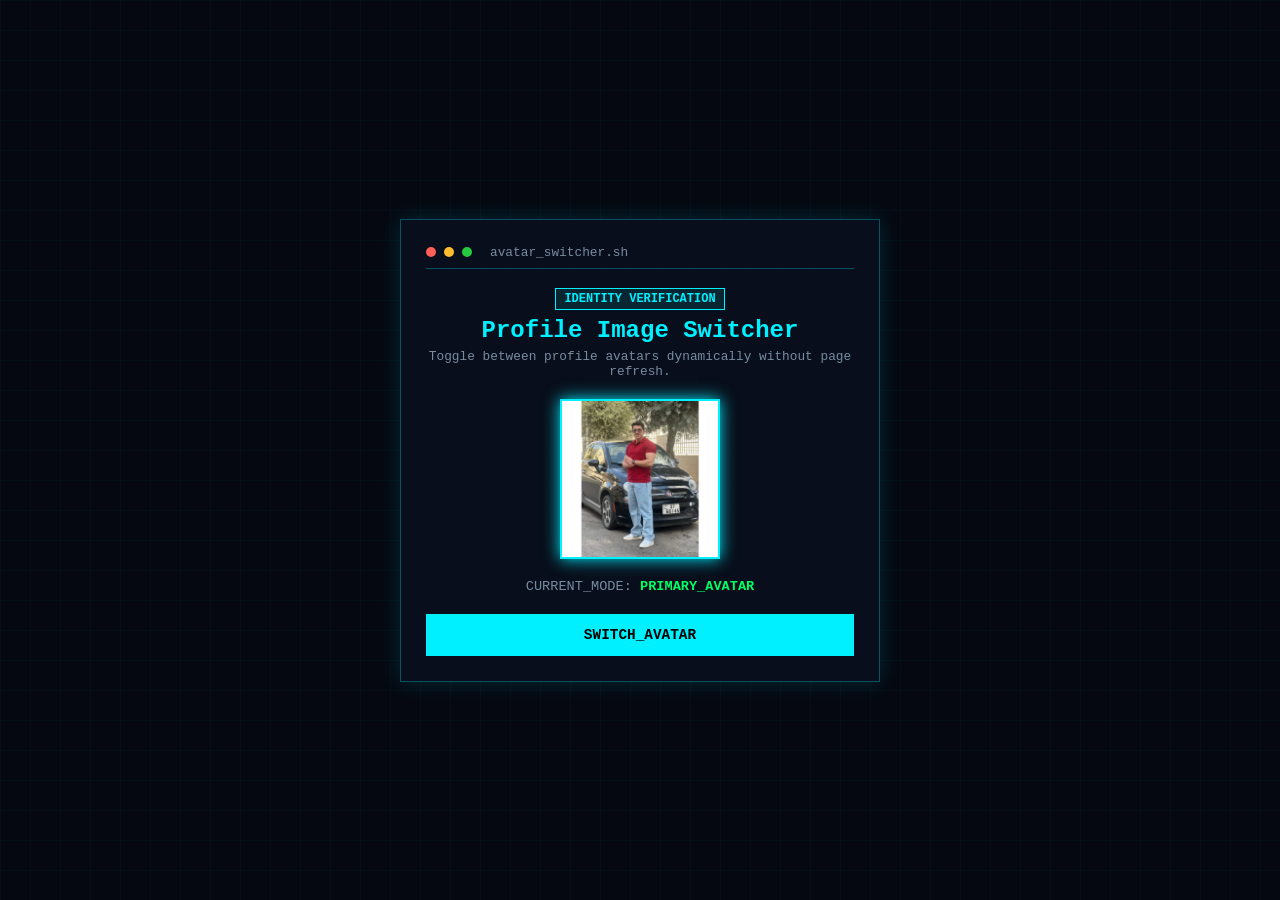
<file: bounes01/index.html>
<!DOCTYPE html>
<html lang="en">
<head>
    <meta charset="UTF-8">
    <meta name="viewport" content="width=device-width, initial-scale=1.0">
    <title>Mousa Al-Atoom | Profile Photo Switcher</title>
    <link rel="stylesheet" href="style.css">
</head>
<body>
    <div class="cyber-grid"></div>

    <main class="container">
        <section class="cyber-card">
            <div class="card-header">
                <span class="dot red"></span>
                <span class="dot yellow"></span>
                <span class="dot green"></span>
                <span class="title-bar">avatar_switcher.sh</span>
            </div>

            <div class="switcher-box">
                <span class="badge">IDENTITY VERIFICATION</span>
                <h2>Profile Image Switcher</h2>
                <p class="subtitle">Toggle between profile avatars dynamically without page refresh.</p>

                <div class="avatar-frame">
                    <img id="avatar" src="assets/Profile.webp" alt="Default Profile Photo" class="profile-img">
                </div>

                <div class="info-status">
                    CURRENT_MODE: <span id="photo-mode" class="highlight">PRIMARY_AVATAR</span>
                </div>

                <button id="switch-btn" class="cyber-btn primary">SWITCH_AVATAR</button>
            </div>
        </section>
    </main>

    <script src="script.js"></script>
</body>
</html>
</file>
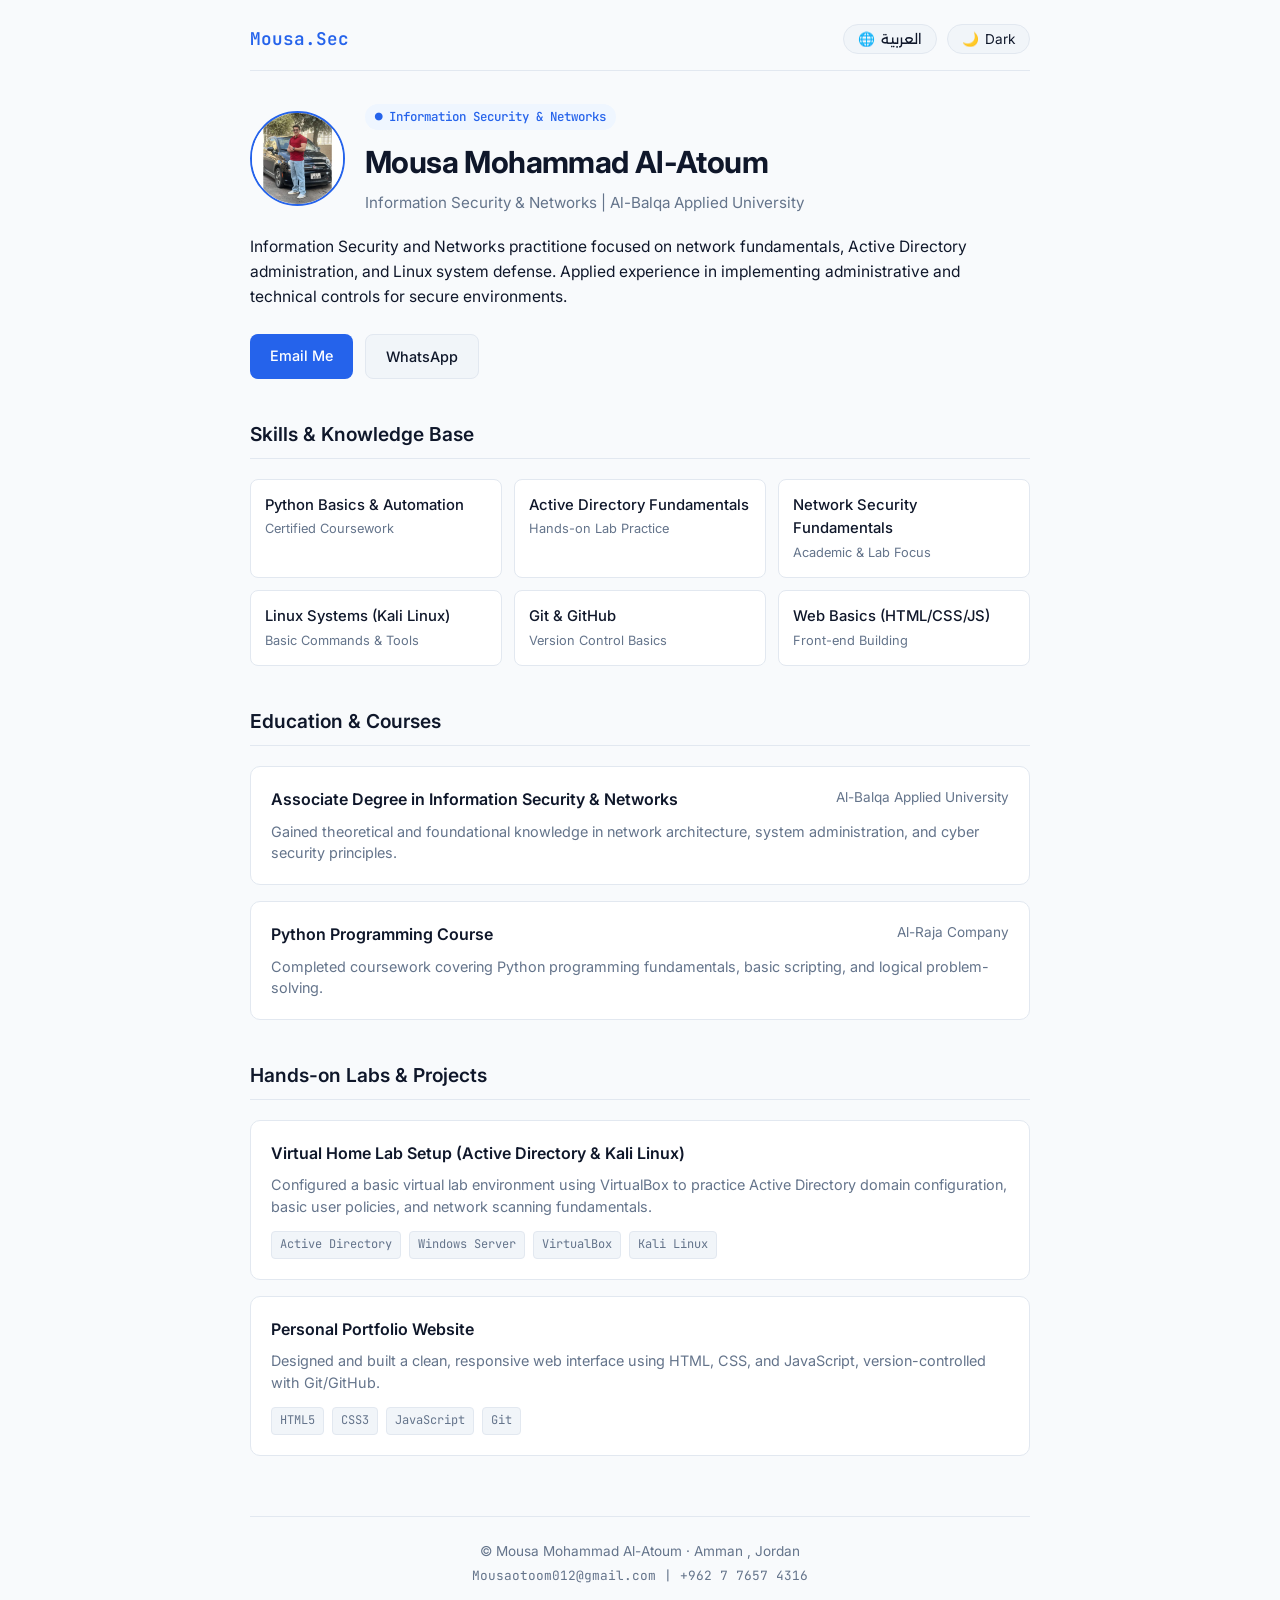
<file: ex00/index.html>
<!DOCTYPE html>
<html lang="en" dir="ltr">
<head>
  <meta charset="UTF-8" />
  <meta name="viewport" content="width=device-width, initial-scale=1.0"/>
  <title>Mousa Al-Atoum | Network & Security Specialist</title>
  
  <!-- Fonts -->
  <link rel="preconnect" href="https://fonts.googleapis.com">
  <link rel="preconnect" href="https://fonts.gstatic.com" crossorigin>
  <link href="https://fonts.googleapis.com/css2?family=Alexandria:wght@300;400;500;600;700&family=Inter:wght@300;400;500;600;700&family=JetBrains+Mono:wght@400;500&display=swap" rel="stylesheet">
  
  <!-- Custom CSS -->
  <link rel="stylesheet" href="style.css" />
</head>
<body>

  <div class="container">
    
    <!-- Top Navigation / Controls -->
    <nav class="navbar">
      <span class="brand">Mousa.Sec</span>
      <div class="controls">
        <!-- Language Switcher -->
        <button id="lang-toggle" class="nav-btn" aria-label="Toggle language">
          🌐 <span id="lang-text">العربية</span>
        </button>
        <!-- Theme Switcher -->
        <button id="theme-toggle" class="nav-btn" aria-label="Toggle theme">
          <span id="theme-icon">🌙</span> <span id="theme-text">Dark</span>
        </button>
      </div>
    </nav>

    <!-- Header / About Section -->
    <header>
      <div class="profile-header">
        <!-- Profile Picture -->
        <img src="assests/Profile.webp" alt="Mousa Al-Atoum" class="profile-img" onerror="this.src='https://via.placeholder.com/110?text=Mousa'">
        
        <div class="profile-details">
          <span class="status-badge" data-key="status">● Information Security & Networks</span>
          <h1 data-key="name">Mousa Mohammad Al-Atoum</h1>
          <p class="subtitle" data-key="title">Information Security & Networks | Al-Balqa Applied University</p>
        </div>
      </div>

      <p class="bio" data-key="bio">
        Information Security and Networks practitione focused on network fundamentals, Active Directory administration, and Linux system defense. Applied experience in implementing administrative and technical controls for secure environments.
      </p>

      <div class="btn-group">
        <a href="mailto:Mousaotoom012@gmail.com" class="btn btn-primary" data-key="emailBtn">Email Me</a>
        <a href="https://wa.me/962776574316" target="_blank" rel="noopener noreferrer" class="btn btn-secondary" data-key="waBtn">WhatsApp</a>
      </div>
    </header>

    <!-- Skills Section -->
    <section>
      <h2 class="section-title" data-key="skillsTitle">Skills & Knowledge Base</h2>
      <div class="skill-grid">
        <div class="skill-item">
          <div class="skill-name" data-key="skill1Name">Python Basics & Automation</div>
          <div class="skill-level" data-key="skill1Level">Certified Coursework</div>
        </div>
        <div class="skill-item">
          <div class="skill-name" data-key="skill2Name">Active Directory Fundamentals</div>
          <div class="skill-level" data-key="skill2Level">Hands-on Lab Practice</div>
        </div>
        <div class="skill-item">
          <div class="skill-name" data-key="skill3Name">Network Security Fundamentals</div>
          <div class="skill-level" data-key="skill3Level">Academic & Lab Focus</div>
        </div>
        <div class="skill-item">
          <div class="skill-name" data-key="skill4Name">Linux Systems (Kali Linux)</div>
          <div class="skill-level" data-key="skill4Level">Basic Commands & Tools</div>
        </div>
        <div class="skill-item">
          <div class="skill-name" data-key="skill5Name">Git & GitHub</div>
          <div class="skill-level" data-key="skill5Level">Version Control Basics</div>
        </div>
        <div class="skill-item">
          <div class="skill-name" data-key="skill6Name">Web Basics (HTML/CSS/JS)</div>
          <div class="skill-level" data-key="skill6Level">Front-end Building</div>
        </div>
      </div>
    </section>

    <!-- Education Section -->
    <section>
      <h2 class="section-title" data-key="eduTitle">Education & Courses</h2>
      
      <div class="card">
        <div class="card-header">
          <span class="card-title" data-key="degreeTitle">Associate Degree in Information Security & Networks</span>
          <span class="card-subtitle" data-key="uniName">Al-Balqa Applied University</span>
        </div>
        <p class="card-text" data-key="degreeDesc">
          Gained theoretical and foundational knowledge in network architecture, system administration, and cyber security principles.
        </p>
      </div>

      <div class="card">
        <div class="card-header">
          <span class="card-title" data-key="courseTitle">Python Programming Course</span>
          <span class="card-subtitle" data-key="courseCompany">Al-Raja Company</span>
        </div>
        <p class="card-text" data-key="courseDesc">
          Completed coursework covering Python programming fundamentals, basic scripting, and logical problem-solving.
        </p>
      </div>
    </section>

    <!-- Practical Labs Section -->
    <section>
      <h2 class="section-title" data-key="projectsTitle">Hands-on Labs & Projects</h2>
      
      <div class="card">
        <div class="card-header">
          <span class="card-title" data-key="lab1Title">Virtual Home Lab Setup (Active Directory & Kali Linux)</span>
        </div>
        <p class="card-text" data-key="lab1Desc">
          Configured a basic virtual lab environment using VirtualBox to practice Active Directory domain configuration, basic user policies, and network scanning fundamentals.
        </p>
        <div class="tags">
          <span class="tag">Active Directory</span>
          <span class="tag">Windows Server</span>
          <span class="tag">VirtualBox</span>
          <span class="tag">Kali Linux</span>
        </div>
      </div>

      <div class="card">
        <div class="card-header">
          <span class="card-title" data-key="lab2Title">Personal Portfolio Website</span>
        </div>
        <p class="card-text" data-key="lab2Desc">
          Designed and built a clean, responsive web interface using HTML, CSS, and JavaScript, version-controlled with Git/GitHub.
        </p>
        <div class="tags">
          <span class="tag">HTML5</span>
          <span class="tag">CSS3</span>
          <span class="tag">JavaScript</span>
          <span class="tag">Git</span>
        </div>
      </div>
    </section>

    <!-- Footer -->
    <footer>
      <p data-key="footerCopy">© Mousa Mohammad Al-Atoum · Amman , Jordan</p>
      <p class="footer-sub">Mousaotoom012@gmail.com | +962 7 7657 4316</p>
    </footer>

  </div>

  <!-- Custom JS -->
  <script src="script.js"></script>
</body>
</html>
</file>
<file: bounes01/style.css>
:root {
    --bg-dark: #050811;
    --card-bg: rgba(10, 16, 30, 0.85);
    --neon-cyan: #00f0ff;
    --neon-green: #00ff66;
    --text-main: #e0f7fc;
    --text-muted: #788ca0;
    --border-color: rgba(0, 240, 255, 0.3);
    --border-glow: rgba(0, 240, 255, 0.15);
}

* {
    box-sizing: border-box;
    margin: 0;
    padding: 0;
    font-family: 'Consolas', 'Courier New', monospace;
}

body {
    background-color: var(--bg-dark);
    color: var(--text-main);
    display: flex;
    justify-content: center;
    align-items: center;
    min-height: 100vh;
    padding: 20px;
}

.cyber-grid {
    position: fixed;
    top: 0; left: 0; width: 100%; height: 100%;
    background: linear-gradient(rgba(0, 240, 255, 0.03) 1px, transparent 1px),
                linear-gradient(90deg, rgba(0, 240, 255, 0.03) 1px, transparent 1px);
    background-size: 30px 30px;
    z-index: -1;
}

.container {
    width: 100%;
    max-width: 480px;
}

.cyber-card {
    background: var(--card-bg);
    border: 1px solid var(--border-color);
    padding: 25px;
    box-shadow: 0 0 20px var(--border-glow);
    text-align: center;
}

.card-header {
    display: flex;
    align-items: center;
    gap: 8px;
    border-bottom: 1px solid var(--border-color);
    padding-bottom: 8px;
    margin-bottom: 20px;
}

.dot { width: 10px; height: 10px; border-radius: 50%; }
.red { background: #ff5f56; }
.yellow { background: #ffbd2e; }
.green { background: #27c93f; }

.title-bar {
    font-size: 0.8rem;
    color: var(--text-muted);
    margin-left: 10px;
}

.badge {
    background: rgba(0, 240, 255, 0.1);
    color: var(--neon-cyan);
    padding: 3px 8px;
    border: 1px solid var(--neon-cyan);
    font-size: 0.75rem;
    font-weight: bold;
}

h2 {
    color: var(--neon-cyan);
    font-size: 1.5rem;
    margin: 10px 0 5px 0;
}

.subtitle {
    font-size: 0.8rem;
    color: var(--text-muted);
    margin-bottom: 20px;
}

.avatar-frame {
    width: 160px;
    height: 160px;
    margin: 0 auto 20px auto;
}

.profile-img {
    width: 100%;
    height: 100%;
    object-fit: cover;
    border: 2px solid var(--neon-cyan);
    box-shadow: 0 0 15px var(--neon-cyan);
    transition: opacity 0.3s ease, transform 0.3s ease;
}

.info-status {
    font-size: 0.85rem;
    color: var(--text-muted);
    margin-bottom: 20px;
}

.highlight {
    color: var(--neon-green);
    font-weight: bold;
}

.cyber-btn {
    padding: 12px 24px;
    font-weight: bold;
    font-size: 0.9rem;
    border: 1px solid var(--neon-cyan);
    background: var(--neon-cyan);
    color: #000;
    cursor: pointer;
    transition: all 0.3s ease;
    width: 100%;
}

.cyber-btn:hover {
    box-shadow: 0 0 15px var(--neon-cyan);
    transform: translateY(-2px);
}
</file>
<file: ex00/style.css>
:root {
  --bg: #f8fafc;
  --card-bg: #ffffff;
  --text: #0f172a;
  --text-muted: #64748b;
  --accent: #2563eb;
  --accent-soft: #eff6ff;
  --border: #e2e8f0;
  --tag-bg: #f1f5f9;
  --font-main: 'Inter', 'Alexandria', sans-serif;
  --font-code: 'JetBrains Mono', monospace;
}

[data-theme="dark"] {
  --bg: #0f172a;
  --card-bg: #1e293b;
  --text: #f8fafc;
  --text-muted: #94a3b8;
  --accent: #38bdf8;
  --accent-soft: rgba(56, 189, 248, 0.1);
  --border: #334155;
  --tag-bg: #0f172a;
}

* {
  box-sizing: border-box;
  margin: 0;
  padding: 0;
}

body {
  background-color: var(--bg);
  color: var(--text);
  font-family: var(--font-main);
  line-height: 1.6;
  padding: 24px 20px 40px;
  transition: background-color 0.3s ease, color 0.3s ease;
}

.container {
  max-width: 780px;
  margin: 0 auto;
}

/* Navbar Controls */
.navbar {
  display: flex;
  justify-content: space-between;
  align-items: center;
  margin-bottom: 32px;
  padding-bottom: 16px;
  border-bottom: 1px solid var(--border);
}

.brand {
  font-family: var(--font-code);
  font-weight: 600;
  font-size: 1.1rem;
  color: var(--accent);
}

.controls {
  display: flex;
  gap: 10px;
}

.nav-btn {
  background: var(--tag-bg);
  border: 1px solid var(--border);
  color: var(--text);
  padding: 6px 14px;
  border-radius: 20px;
  cursor: pointer;
  font-size: 0.85rem;
  font-family: var(--font-main);
  display: flex;
  align-items: center;
  gap: 6px;
  transition: all 0.2s ease;
}

.nav-btn:hover {
  border-color: var(--accent);
}

/* Profile Image & Header */
header {
  margin-bottom: 40px;
}

.profile-header {
  display: flex;
  align-items: center;
  gap: 20px;
  margin-bottom: 20px;
}

.profile-img {
  width: 95px;
  height: 95px;
  border-radius: 50%;
  object-fit: cover;
  border: 2px solid var(--accent);
  flex-shrink: 0;
}

.status-badge {
  display: inline-block;
  font-family: var(--font-code);
  font-size: 0.78rem;
  color: var(--accent);
  background-color: var(--accent-soft);
  padding: 3px 10px;
  border-radius: 20px;
  margin-bottom: 8px;
  font-weight: 500;
}

h1 {
  font-size: 1.9rem;
  font-weight: 700;
  letter-spacing: -0.02em;
  margin-bottom: 4px;
}

.subtitle {
  font-size: 0.95rem;
  color: var(--text-muted);
}

.bio {
  color: var(--text);
  font-size: 0.975rem;
  margin-bottom: 24px;
}

.btn-group {
  display: flex;
  gap: 12px;
}

.btn {
  display: inline-block;
  padding: 10px 20px;
  border-radius: 8px;
  font-weight: 500;
  text-decoration: none;
  font-size: 0.9rem;
  transition: all 0.2s ease;
}

.btn-primary {
  background-color: var(--accent);
  color: #ffffff;
}

.btn-secondary {
  background-color: var(--tag-bg);
  color: var(--text);
  border: 1px solid var(--border);
}

.btn:hover {
  opacity: 0.9;
  transform: translateY(-2px);
}

/* Sections & Cards */
section {
  margin-bottom: 40px;
}

.section-title {
  font-size: 1.2rem;
  font-weight: 600;
  margin-bottom: 20px;
  border-bottom: 1px solid var(--border);
  padding-bottom: 8px;
}

.card {
  background: var(--card-bg);
  border: 1px solid var(--border);
  border-radius: 10px;
  padding: 20px;
  margin-bottom: 16px;
  transition: border-color 0.2s ease;
}

.card:hover {
  border-color: var(--accent);
}

.card-header {
  display: flex;
  justify-content: space-between;
  align-items: flex-start;
  flex-wrap: wrap;
  gap: 8px;
  margin-bottom: 8px;
}

.card-title {
  font-weight: 600;
  font-size: 1rem;
}

.card-subtitle {
  font-size: 0.85rem;
  color: var(--text-muted);
}

.card-text {
  font-size: 0.9rem;
  color: var(--text-muted);
  line-height: 1.5;
}

.tags {
  display: flex;
  flex-wrap: wrap;
  gap: 8px;
  margin-top: 14px;
}

.tag {
  font-family: var(--font-code);
  font-size: 0.75rem;
  background: var(--tag-bg);
  border: 1px solid var(--border);
  padding: 3px 8px;
  border-radius: 4px;
  color: var(--text-muted);
}

/* Skill Grid */
.skill-grid {
  display: grid;
  grid-template-columns: repeat(auto-fill, minmax(230px, 1fr));
  gap: 12px;
}

.skill-item {
  background: var(--card-bg);
  border: 1px solid var(--border);
  padding: 14px;
  border-radius: 8px;
  transition: border-color 0.2s ease;
}

.skill-item:hover {
  border-color: var(--accent);
}

.skill-name {
  font-weight: 500;
  font-size: 0.925rem;
}

.skill-level {
  font-size: 0.8rem;
  color: var(--text-muted);
  margin-top: 2px;
}

/* Footer */
footer {
  text-align: center;
  color: var(--text-muted);
  font-size: 0.85rem;
  margin-top: 60px;
  border-top: 1px solid var(--border);
  padding-top: 24px;
}

.footer-sub {
  margin-top: 4px;
  font-family: var(--font-code);
  font-size: 0.8rem;
}

@media (max-width: 600px) {
  .profile-header {
    flex-direction: column;
    align-items: flex-start;
  }
}
</file>
